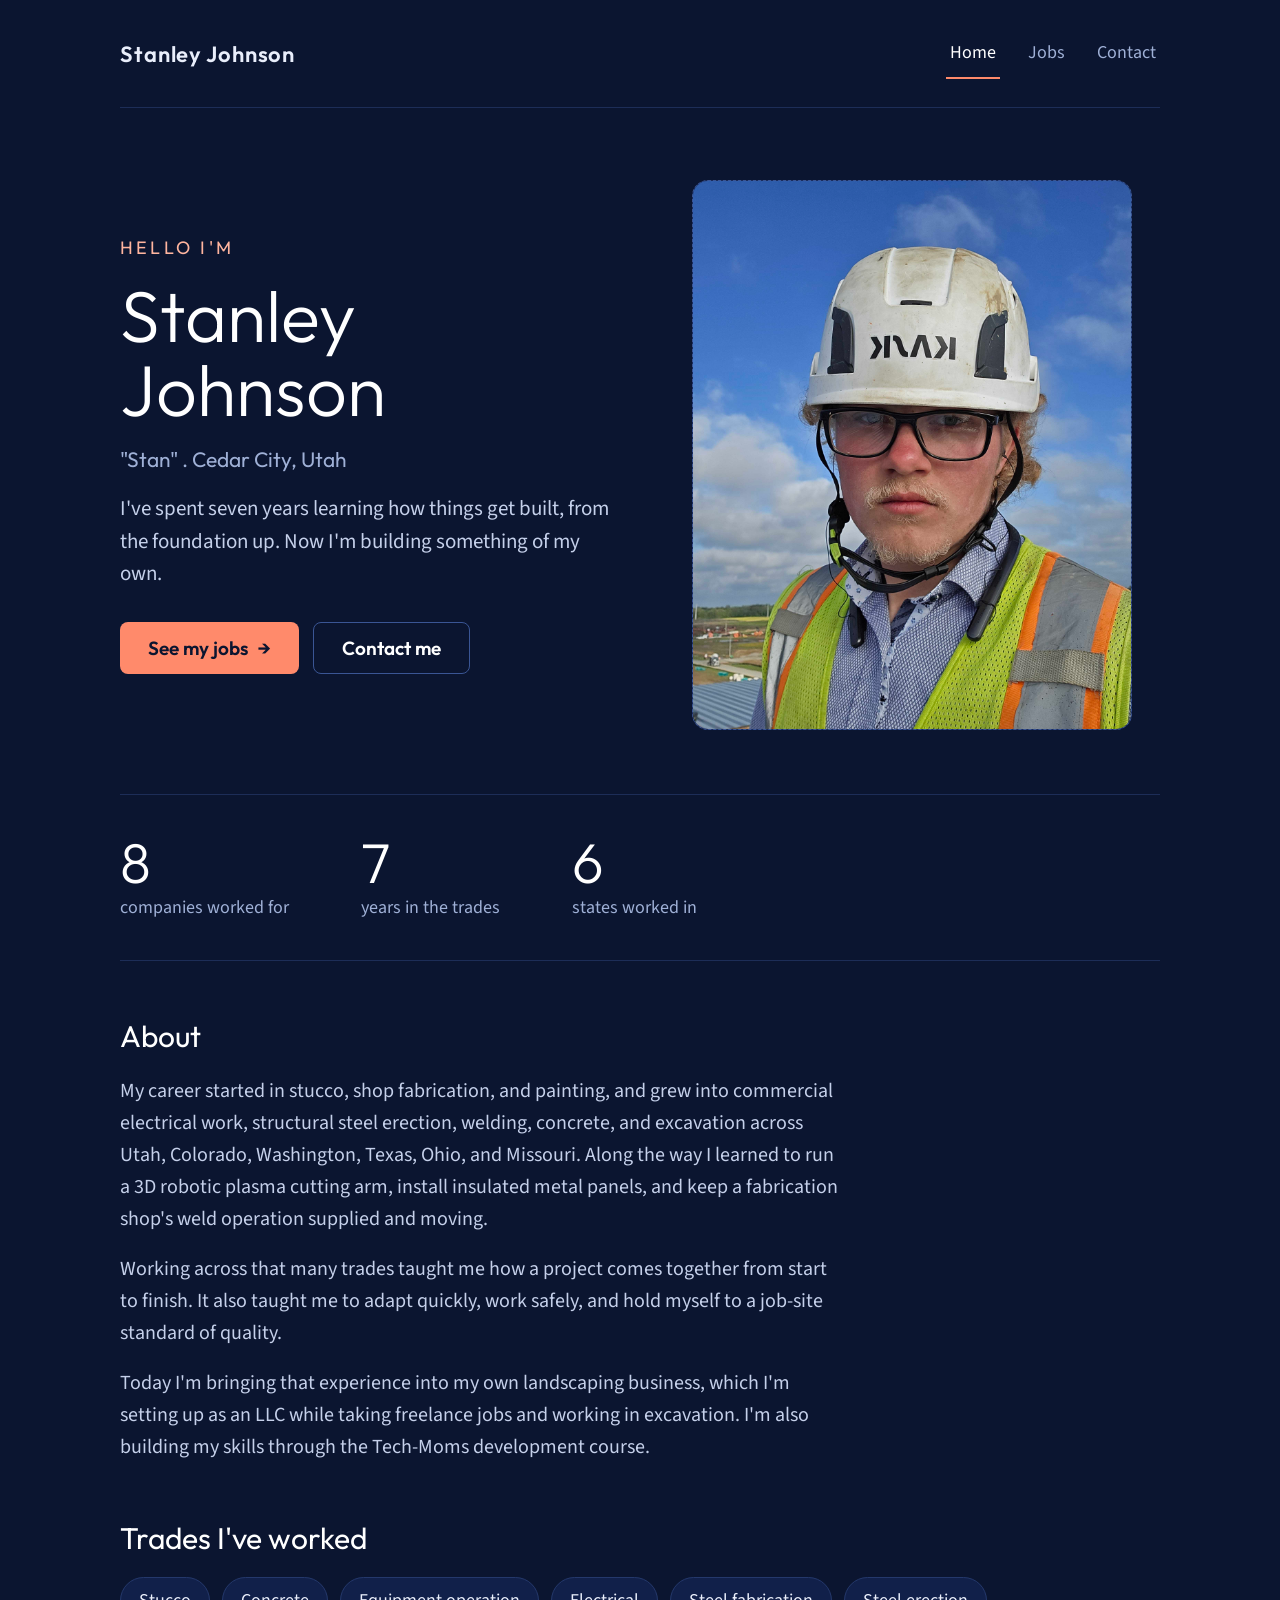
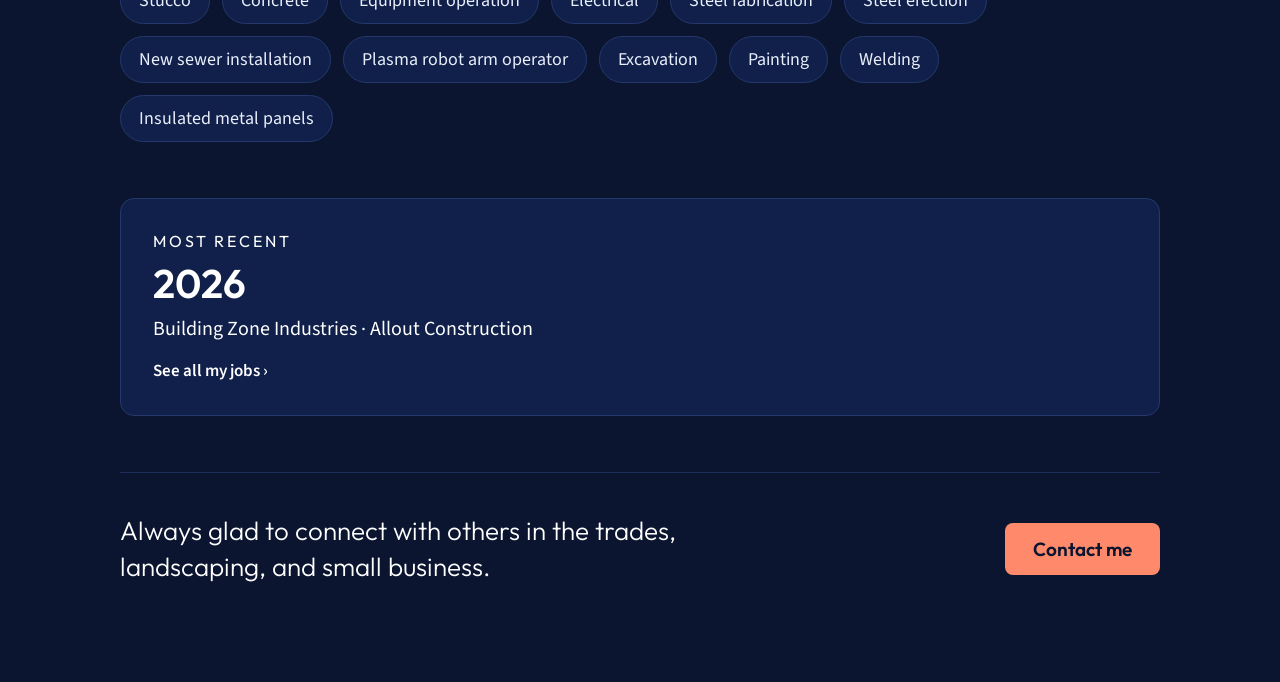
<file: index.html>
<!DOCTYPE html>
<html lang="en">
<head>
    <meta charset="UTF-8">
    <meta name="viewport" content="width=device-width, initial-scale=1.0">
    <title>Stanley Johnson</title>
    <link rel="Preconnect" href="https://fonts.googleapis.com">
    <link rel="preconnect" href="https://fonts.gstatic.com" crossorigin>
     <link href="https://fonts.googleapis.com/css2?family=Outfit:wght@300;400;600&family=Source+Sans+3:wght@400;600&display=swap" rel="stylesheet">
     <link rel="stylesheet" href="styles.css">
</head>
<body>
    <div class="page">

         <header class="site-header">
      <span class="site-name">Stanley Johnson</span>
      <nav class="site-nav" aria-label="Main">
        <a href="index.html" aria-current="page">Home</a>
        <a href="web-jobs.html">Jobs</a>
        <a href="web-contact.html">Contact</a>
      </nav>
    </header>
   
<main>

    <!--hero-->
    <section class="hero">
        <div class="hero-text">
            <p class="eyebrow">HELLO I'M</p>
            <h1>Stanley Johnson</h1>
            <p class="tagline">"Stan" . Cedar City, Utah </p>
            <p class="intro">I've spent seven years learning how things get built, from the foundation up. Now I'm building something of my own.</p>
            <div class="button-row">
            <a class="btn btn-main" href="web-jobs.html">See my jobs <span aria-hidden="true">→</span></a>
            <a class="btn btn-alt" href="web-contact.html">Contact me</a>
            </div>
            </div>
          
          <div class="hero-photo">
          <img src="Stan photo.jpg" alt="Stanley Johnson">
        </div>
          </section>

         <section class="stats" aria-label="At a glance">
        <div class="stat">
          <span class="stat-number">8</span>
          <span class="stat-label">companies worked for</span>
        </div>
        <div class="stat">
          <span class="stat-number">7</span>
          <span class="stat-label">years in the trades</span>
        </div>
        <div class="stat">
          <span class="stat-number">6</span>
          <span class="stat-label">states worked in</span>
        </div>
      </section>
       <section class="block">
        <h2>About</h2>
        <div class="about-text">
          <p>My career started in stucco, shop fabrication, and painting, and grew into commercial electrical work, structural steel erection, welding, concrete, and excavation across Utah, Colorado, Washington, Texas, Ohio, and Missouri. Along the way I learned to run a 3D robotic plasma cutting arm, install insulated metal panels, and keep a fabrication shop's weld operation supplied and moving.</p>
          <p>Working across that many trades taught me how a project comes together from start to finish. It also taught me to adapt quickly, work safely, and hold myself to a job-site standard of quality.</p>
          <p>Today I'm bringing that experience into my own landscaping business, which I'm setting up as an LLC while taking freelance jobs and working in excavation. I'm also building my skills through the Tech-Moms development course.</p>
        </div>
      </section>

      <!-- Trades -->
      <section class="block">
        <h2>Trades I've worked</h2>
        <ul class="tags">
          <li>Stucco</li>
          <li>Concrete</li>
          <li>Equipment operation</li>
          <li>Electrical</li>
          <li>Steel fabrication</li>
          <li>Steel erection</li>
          <li>New sewer installation</li>
          <li>Plasma robot arm operator</li>
          <li>Excavation</li>
          <li>Painting</li>
          <li>Welding</li>
          <li>Insulated metal panels</li>
        </ul>
      </section>

      <!-- Most recent job -->
      <section class="block">
        <a class="recent" href="web-jobs.html">
          <span class="recent-label">MOST RECENT</span>
          <span class="recent-year">2026</span>
          <span class="recent-names">Building Zone Industries · Allout Construction</span>
          <span class="recent-link">See all my jobs <span aria-hidden="true">›</span></span>
        </a>
      </section>

      <!-- Closing line -->
      <section class="closing">
        <p>Always glad to connect with others in the trades, landscaping, and small business.</p>
        <a class="btn btn-main" href="web-contact.html">Contact me</a>
      </section>

    </main>
  </div>
</body>
</html>
</file>
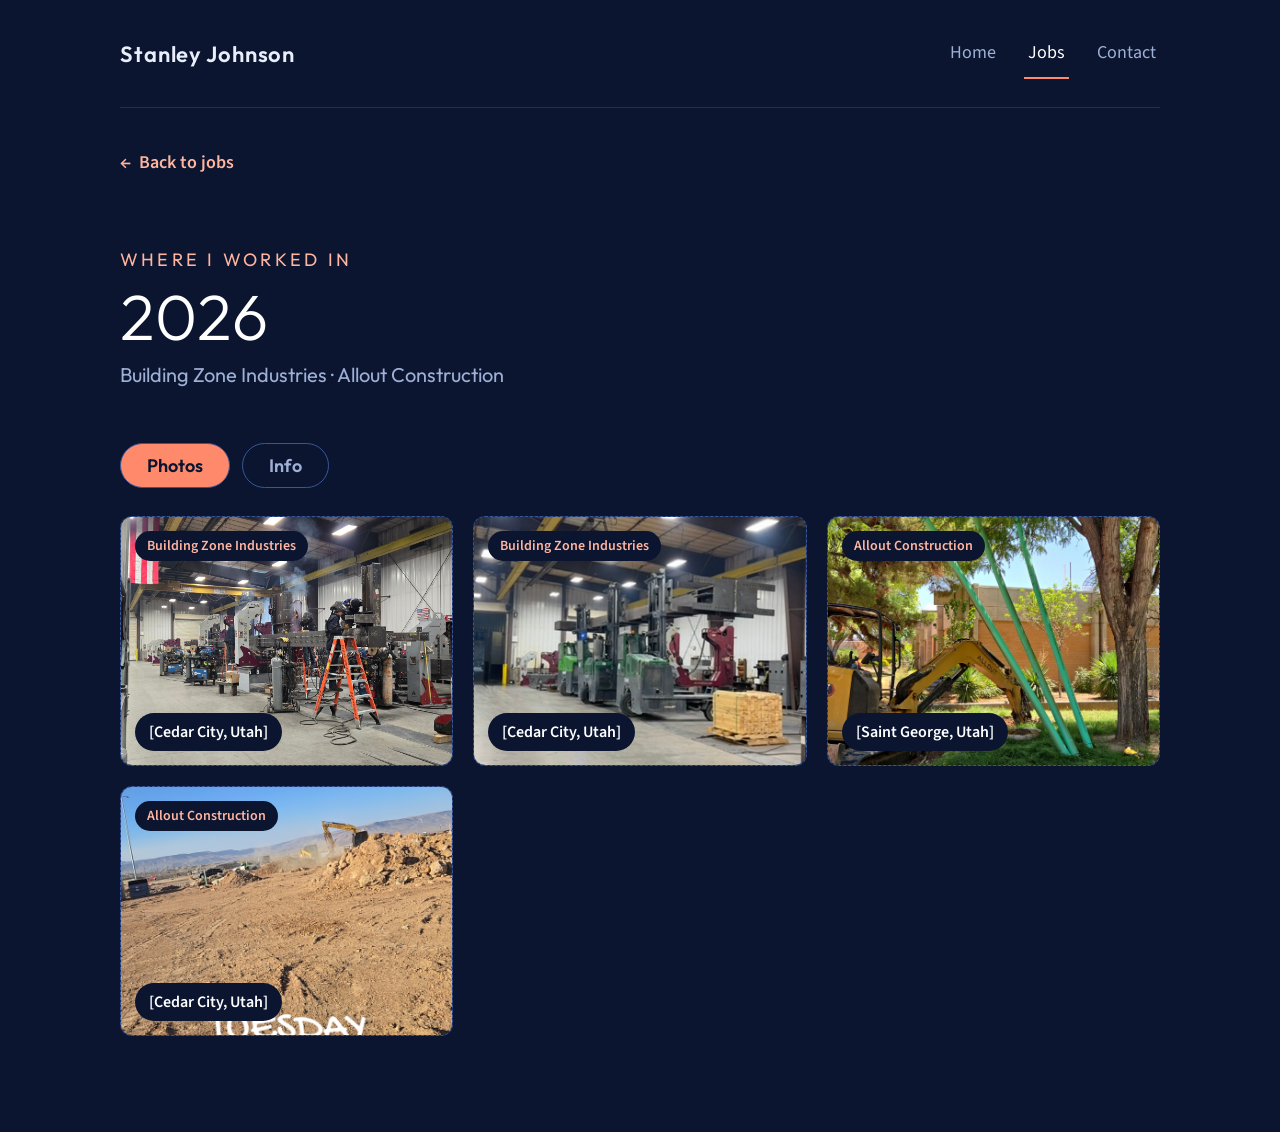
<file: web-2026.html>
<!doctype html>
<html lang="en">
<head>
  <meta charset="utf-8">
  <meta name="viewport" content="width=device-width, initial-scale=1">
  <title>2026 | Stanley Johnson</title>
  <link rel="preconnect" href="https://fonts.googleapis.com">
  <link rel="preconnect" href="https://fonts.gstatic.com" crossorigin>
  <link href="https://fonts.googleapis.com/css2?family=Outfit:wght@300;400;600&family=Source+Sans+3:wght@400;600&display=swap" rel="stylesheet">
  <link rel="stylesheet" href="styles.css">
</head>
<body>
  <div class="page">

    <header class="site-header">
      <span class="site-name">Stanley Johnson</span>
      <nav class="site-nav" aria-label="Main">
        <a href="index.html">Home</a>
        <a href="web-jobs.html" aria-current="page">Jobs</a>
        <a href="web-contact.html">Contact</a>
      </nav>
    </header>

    <main>

      <a class="back" href="web-jobs.html"><span aria-hidden="true">←</span> Back to jobs</a>

      <section class="page-title">
        <p class="eyebrow">WHERE I WORKED IN</p>
        <h1>2026</h1>
        <p class="tagline">Building Zone Industries · Allout Construction</p>
      </section>

      <div class="tabs" role="tablist" aria-label="Year details">
        <button type="button" class="tab" role="tab" id="tab-photos" aria-controls="panel-photos" aria-selected="true" data-tab="photos">Photos</button>
        <button type="button" class="tab" role="tab" id="tab-info" aria-controls="panel-info" aria-selected="false" data-tab="info">Info</button>
      </div>

      <!-- PHOTOS TAB -->
      <div id="panel-photos" role="tabpanel" aria-labelledby="tab-photos">

        <!-- Replace each src with your photo -->
        <div class="photo-grid">

          <figure class="photo" data-company="buildingzone">
            <img src="imagesbuildingzone-2026-1.jpg.jpg" alt="Building Zone Industries job site">
            <span class="photo-company">Building Zone Industries</span>
            <figcaption>[Cedar City, Utah]</figcaption>
          </figure>

          <figure class="photo" data-company="buildingzone">
            <img src="imagesbuildingzone-2026-2.jpg.jpg" alt="Building Zone Industries job site">
            <span class="photo-company">Building Zone Industries</span>
            <figcaption>[Cedar City, Utah]</figcaption>
          </figure>

         <figure class="photo" data-company="alloutconstruction">
            <img src="Allout-1.jpg" alt="Allout Construction job site">
            <span class="photo-company">Allout Construction</span>
            <figcaption>[Saint George, Utah]</figcaption>
          </figure>

          <figure class="photo" data-company="alloutconstruction">
            <img src="Allout-2.jpg" alt="Allout Construction job site">
            <span class="photo-company">Allout Construction</span>
            <figcaption>[Cedar City, Utah]</figcaption>
          </figure>
</file>
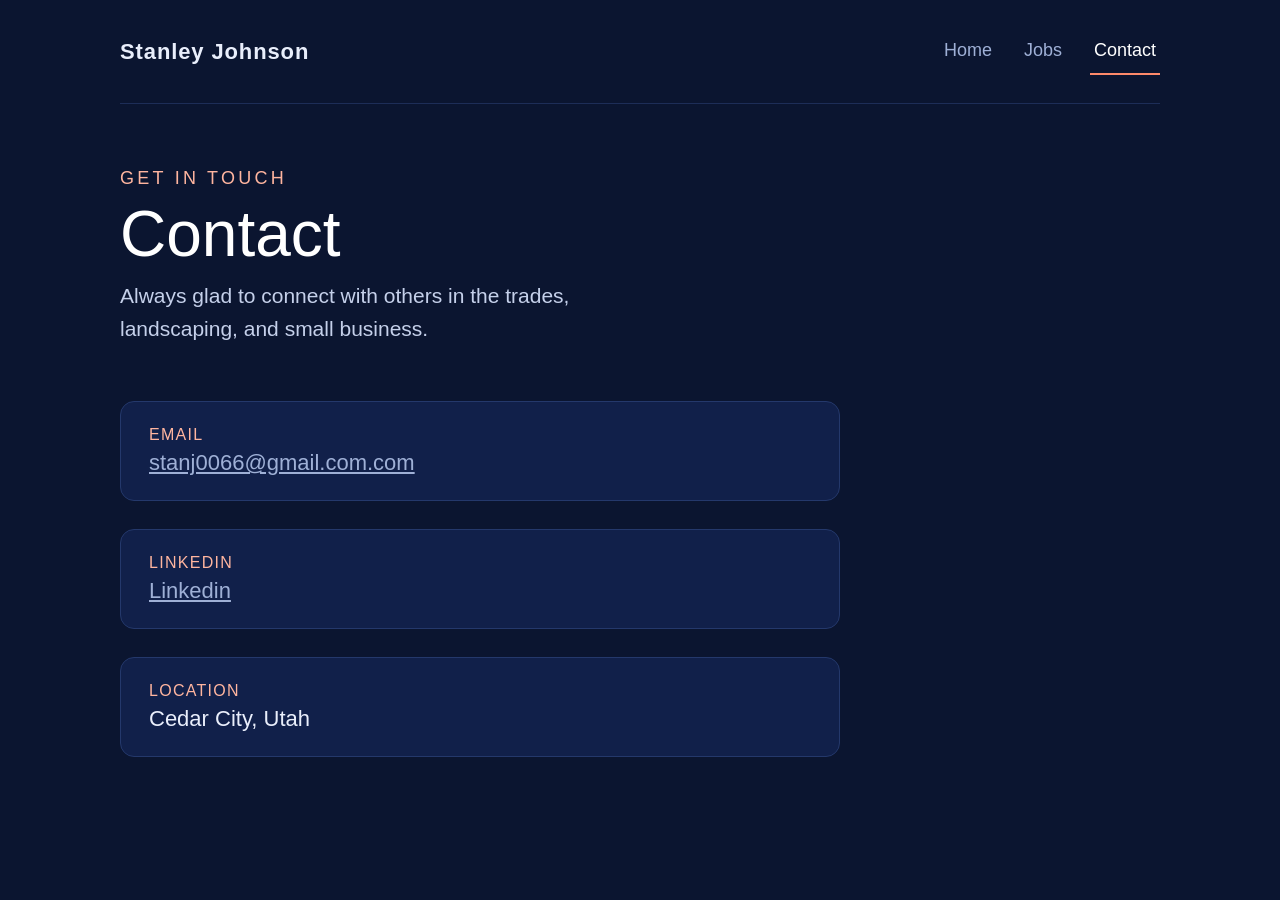
<file: web-contact.html>
<!DOCTYPE html>
<html lang="en">

<head>
  <meta charset="UTF-8">
  <meta name="viewport" content="width=device-width, initial-scale=1.0">
  <title>Contact | Stanley Johnson</title>
  <link rel="stylesheet" href="styles.css">
</head>

<body>
  <div class="page">

    <header class="site-header">
      <span class="site-name">Stanley Johnson</span>
      <nav class="site-nav" aria-label="Main">
        <a href="index.html">Home</a>
        <a href="web-jobs.html">Jobs</a>
        <a href="web-contact.html" aria-current="page">Contact</a>
      </nav>
    </header>
    <main>
      <section class="page-title">
        <p class="eyebrow">GET IN TOUCH</p>
        <h1>Contact</h1>
        <p class="intro">Always glad to connect with others in the trades, landscaping, and small business.</p>
      </section>

      <ul class="contact-list">
        <li>
          <span class="contact-label">EMAIL</span>
          <a href="mailto:stanj0066@gmail.com">stanj0066@gmail.com.com</a>
        </li>
        <li>
          <span class="contact-label">LINKEDIN</span>
          <a href="http://www.linkedin.com/in/stanjohnson06">Linkedin</a>
        </li>
        <li>
          <span class="contact-label">LOCATION</span>
          <span>Cedar City, Utah</span>
        </li>
      </ul>
    </main>
  </div>
</body>

</html>

</body>

</html>
</file>
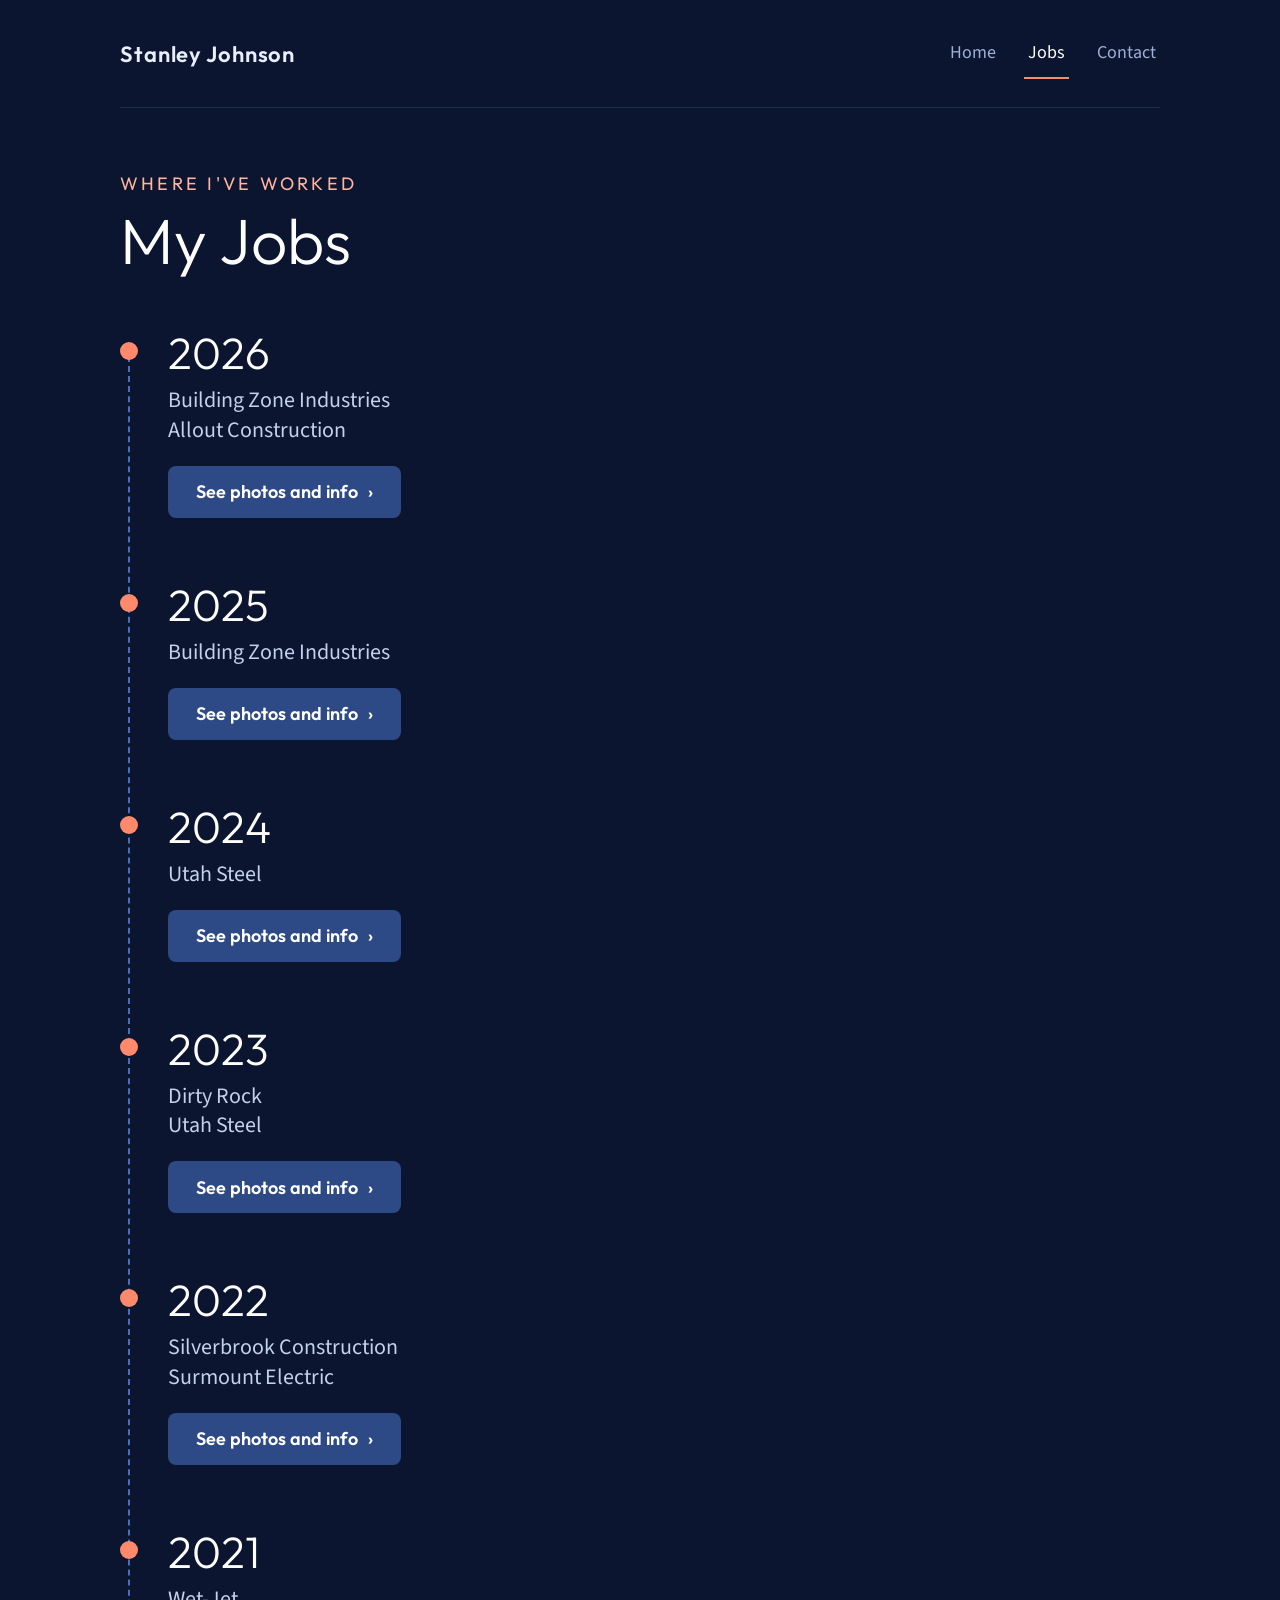
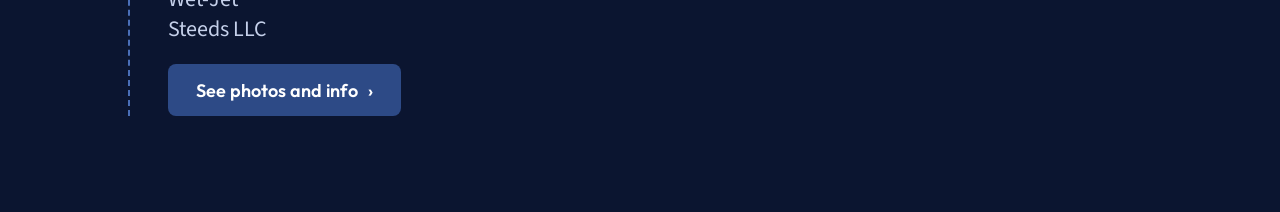
<file: web-jobs.html>
<!doctype html>
<html lang="en">
<head>
  <meta charset="utf-8">
  <meta name="viewport" content="width=device-width, initial-scale=1">
  <title>My Jobs | Stanley Johnson</title>
  <link rel="preconnect" href="https://fonts.googleapis.com">
  <link rel="preconnect" href="https://fonts.gstatic.com" crossorigin>
  <link href="https://fonts.googleapis.com/css2?family=Outfit:wght@300;400;600&family=Source+Sans+3:wght@400;600&display=swap" rel="stylesheet">
  <link rel="stylesheet" href="styles.css">
</head>
<body>
  <div class="page">

    <header class="site-header">
      <span class="site-name">Stanley Johnson</span>
      <nav class="site-nav" aria-label="Main">
        <a href="index.html">Home</a>
        <a href="web-jobs.html" aria-current="page">Jobs</a>
        <a href="web-contact.html">Contact</a>
      </nav>
    </header>

    <main>

      <section class="page-title">
        <p class="eyebrow">WHERE I'VE WORKED</p>
        <h1>My Jobs</h1>
      </section>

      <!-- Timeline: years and company names are plain text, only the buttons are links -->
      <ol class="timeline">

        <li class="timeline-item">
          <h2 class="year">2026</h2>
          <ul class="companies">
            <li>Building Zone Industries</li>
            <li>Allout Construction</li>
          </ul>
          <a class="btn btn-see" href="web-2026.html">See photos and info <span aria-hidden="true">›</span></a>
        </li>

        <li class="timeline-item">
          <h2 class="year">2025</h2>
          <ul class="companies">
            <li>Building Zone Industries</li>
          </ul>
          <a class="btn btn-see" href="web-2025.html">See photos and info <span aria-hidden="true">›</span></a>
        </li>

        <li class="timeline-item">
          <h2 class="year">2024</h2>
          <ul class="companies">
            <li>Utah Steel</li>
          </ul>
          <a class="btn btn-see" href="web-2024.html">See photos and info <span aria-hidden="true">›</span></a>
        </li>

        <li class="timeline-item">
          <h2 class="year">2023</h2>
          <ul class="companies">
            <li>Dirty Rock</li>
            <li>Utah Steel</li>
          </ul>
          <a class="btn btn-see" href="web-2023.html">See photos and info <span aria-hidden="true">›</span></a>
        </li>

        <li class="timeline-item">
          <h2 class="year">2022</h2>
          <ul class="companies">
            <li>Silverbrook Construction</li>
            <li>Surmount Electric</li>
          </ul>
          <a class="btn btn-see" href="web-2022.html">See photos and info <span aria-hidden="true">›</span></a>
        </li>

        <li class="timeline-item">
          <h2 class="year">2021</h2>
          <ul class="companies">
            <li>Wet-Jet</li>
            <li>Steeds LLC</li>
          </ul>
          <a class="btn btn-see" href="web-2021.html">See photos and info <span aria-hidden="true">›</span></a>
        </li>

      </ol>

    </main>
  </div>
</body>
</html>
</file>
<file: styles.css>
/* Styles for every page: Home, Jobs, Contact and the year pages. */

*,
*::before,
*::after { box-sizing: border-box; }

body {
  margin: 0;
  background: #0b1530;
  color: #e9eefb;
  font-family: 'Source Sans 3', sans-serif;
}

a { color: #9fb0d6; }
a:hover { color: #ffffff; }

.page {
  max-width: 1088px;          /* 1040 content + 24px side padding */
  margin: 0 auto;
  padding: 0 24px 96px;
}

/* Header and nav */
.site-header {
  display: flex;
  flex-wrap: wrap;
  align-items: center;
  justify-content: space-between;
  gap: 12px;
  padding: 28px 0;
  border-bottom: 1px solid #1d2d57;
}
.site-name {
  font-family: 'Outfit', sans-serif;
  font-size: 22px;
  font-weight: 600;
  letter-spacing: 0.04em;
}
.site-nav { display: flex; flex-wrap: wrap; gap: 24px; }
.site-nav a {
  color: #9fb0d6;
  text-decoration: none;
  padding: 12px 4px;
  font-size: 18px;
}
.site-nav a:hover { color: #ffffff; }
.site-nav a[aria-current="page"] {
  color: #ffffff;
  border-bottom: 2px solid #ff8a6b;
}

/* Buttons */
.btn {
  display: inline-flex;
  align-items: center;
  gap: 10px;
  min-height: 52px;
  padding: 0 28px;
  border-radius: 8px;
  font-family: 'Outfit', sans-serif;
  font-size: 19px;
  font-weight: 600;
  text-decoration: none;
}
.btn-main { background: #ff8a6b; color: #0b1530; }
.btn-main:hover { background: #ffffff; color: #0b1530; }
.btn-alt { border: 1px solid #3a5594; color: #ffffff; }
.btn-alt:hover { border-color: #ffffff; color: #ffffff; }
.button-row { display: flex; flex-wrap: wrap; gap: 14px; padding-top: 12px; }

/* Hero */
.hero {
  display: grid;
  grid-template-columns: repeat(auto-fit, minmax(320px, 1fr));
  gap: 48px;
  align-items: center;
  padding: 72px 0 64px;
}
.hero-text { display: flex; flex-direction: column; gap: 20px; }
.eyebrow {
  margin: 0;
  font-family: 'Outfit', sans-serif;
  font-size: 18px;
  letter-spacing: 0.18em;
  color: #ffb59f;
}
.hero h1 {
  margin: 0;
  font-family: 'Outfit', sans-serif;
  font-weight: 300;
  font-size: 72px;
  line-height: 1.02;
  color: #ffffff;
}
.tagline {
  margin: 0;
  font-family: 'Outfit', sans-serif;
  font-size: 21px;
  color: #9fb0d6;
}
.intro {
  margin: 0;
  max-width: 520px;
  font-size: 21px;
  line-height: 1.55;
  color: #c5d0ea;
}
.hero-photo {
  width: 100%;
  max-width: 440px;
  justify-self: center;
  aspect-ratio: 4 / 5;
  background: #1a2c5c;
  border: 1px dashed #3a5594;
  border-radius: 16px;
  overflow: hidden;
}
.hero-photo img { width: 100%; height: 100%; object-fit: cover; display: block; }

/* Stats */
.stats {
  display: flex;
  flex-wrap: wrap;
  gap: 24px 72px;
  padding: 40px 0;
  border-top: 1px solid #1d2d57;
  border-bottom: 1px solid #1d2d57;
}
.stat { display: flex; flex-direction: column; gap: 4px; }
.stat-number {
  font-family: 'Outfit', sans-serif;
  font-weight: 300;
  font-size: 56px;
  line-height: 1;
  color: #ffffff;
}
.stat-label { font-size: 18px; color: #9fb0d6; }

/* Content blocks */
.block { padding-top: 56px; }
.block h2 {
  margin: 0 0 20px;
  font-family: 'Outfit', sans-serif;
  font-weight: 400;
  font-size: 30px;
  color: #ffffff;
}
.about-text { max-width: 720px; display: flex; flex-direction: column; gap: 18px; }
.about-text p { margin: 0; font-size: 20px; line-height: 1.6; color: #c5d0ea; }

/* Trade tags */
.tags { display: flex; flex-wrap: wrap; gap: 12px; margin: 0; padding: 0; list-style: none; }
.tags li {
  padding: 10px 18px;
  border-radius: 999px;
  background: #11204a;
  border: 1px solid #24386b;
  font-size: 18px;
}

/* Most recent card */
.recent {
  display: flex;
  flex-direction: column;
  gap: 10px;
  padding: 32px;
  border-radius: 14px;
  background: #11204a;
  border: 1px solid #24386b;
  color: #ffffff;
  text-decoration: none;
}
.recent:hover { background: #ff8a6b; border-color: #ff8a6b; color: #0b1530; }
.recent-label { font-family: 'Outfit', sans-serif; font-size: 16px; letter-spacing: 0.18em; }
.recent-year { font-family: 'Outfit', sans-serif; font-size: 40px; font-weight: 600; line-height: 1.1; }
.recent-names { font-size: 20px; }
.recent-link { font-size: 17px; font-weight: 600; padding-top: 6px; }

/* Closing line */
.closing {
  display: flex;
  flex-wrap: wrap;
  align-items: center;
  justify-content: space-between;
  gap: 24px;
  margin-top: 56px;
  padding-top: 40px;
  border-top: 1px solid #1d2d57;
}
.closing p {
  margin: 0;
  max-width: 560px;
  font-family: 'Outfit', sans-serif;
  font-weight: 300;
  font-size: 26px;
  line-height: 1.4;
  color: #ffffff;
}

/* Jobs page */
.page-title { display: flex; flex-direction: column; gap: 12px; padding: 64px 0 56px; }
.page-title h1 {
  margin: 0;
  font-family: 'Outfit', sans-serif;
  font-weight: 300;
  font-size: 64px;
  line-height: 1.05;
  color: #ffffff;
}

.timeline {
  position: relative;
  display: flex;
  flex-direction: column;
  gap: 64px;
  max-width: 720px;
  margin: 0;
  padding: 0 0 0 48px;
  list-style: none;
}
.timeline::before {            /* the dashed line */
  content: "";
  position: absolute;
  left: 8px;
  top: 16px;
  bottom: 0;
  border-left: 2px dashed #4a6fb8;
}
.timeline-item {
  position: relative;
  display: flex;
  flex-direction: column;
  align-items: flex-start;
  gap: 10px;
}
.timeline-item::before {       /* the dot */
  content: "";
  position: absolute;
  left: -48px;
  top: 12px;
  width: 18px;
  height: 18px;
  border-radius: 50%;
  background: #ff8a6b;
}
.year {
  margin: 0;
  font-family: 'Outfit', sans-serif;
  font-size: 44px;
  font-weight: 300;
  line-height: 1.05;
  color: #ffffff;
}
.companies { margin: 0; padding: 0; list-style: none; font-size: 22px; line-height: 1.35; color: #c5d0ea; }
.btn-see { margin-top: 10px; background: #2d4a86; color: #ffffff; font-size: 18px; }
.btn-see:hover { background: #ff8a6b; color: #0b1530; }

/* Contact page */
.contact-list { display: flex; flex-direction: column; gap: 28px; max-width: 720px; margin: 0; padding: 0; list-style: none; }
.contact-list li {
  display: flex;
  flex-direction: column;
  gap: 6px;
  padding: 24px 28px;
  border-radius: 14px;
  background: #11204a;
  border: 1px solid #24386b;
  font-size: 22px;
}
.contact-label { font-size: 16px; letter-spacing: 0.08em; color: #ffb59f; }

/* Year pages */
[hidden] { display: none !important; }

.back {
  display: inline-flex;
  align-items: center;
  gap: 8px;
  min-height: 44px;
  margin-top: 32px;
  color: #ffb59f;
  font-size: 18px;
  font-weight: 600;
  text-decoration: none;
}
.back:hover { color: #ffffff; }
.page-title .tagline { font-size: 20px; }

.tabs { display: flex; flex-wrap: wrap; gap: 12px; padding-bottom: 28px; }
.tab {
  min-height: 44px;
  padding: 10px 26px;
  border-radius: 999px;
  border: 1px solid #3a5594;
  background: transparent;
  color: #9fb0d6;
  font-family: 'Outfit', sans-serif;
  font-size: 18px;
  font-weight: 600;
  cursor: pointer;
}
.tab[aria-selected="true"] { background: #ff8a6b; color: #0b1530; }

.filters { display: flex; flex-wrap: wrap; gap: 10px; padding-bottom: 24px; }
.chip {
  min-height: 44px;
  padding: 8px 20px;
  border-radius: 999px;
  border: 1px solid #3a5594;
  background: transparent;
  color: #9fb0d6;
  font-family: 'Source Sans 3', sans-serif;
  font-size: 17px;
  font-weight: 600;
  cursor: pointer;
}
.chip[aria-pressed="true"] { background: #ff8a6b; color: #0b1530; }

.photo-grid {
  display: grid;
  grid-template-columns: repeat(auto-fit, minmax(280px, 1fr));
  gap: 20px;
}
.photo {
  position: relative;
  margin: 0;
  aspect-ratio: 4 / 3;
  background: #1a2c5c;
  border: 1px dashed #3a5594;
  border-radius: 12px;
  overflow: hidden;
}
.photo img { width: 100%; height: 100%; object-fit: cover; display: block; }
.photo-company {
  position: absolute;
  left: 14px;
  top: 14px;
  padding: 5px 12px;
  border-radius: 999px;
  background: #0b1530;
  color: #ffb59f;
  font-size: 14px;
  font-weight: 600;
}
.photo figcaption {
  position: absolute;
  left: 14px;
  bottom: 14px;
  padding: 8px 14px;
  border-radius: 999px;
  background: #0b1530;
  color: #ffffff;
  font-size: 16px;
  font-weight: 600;
}

#panel-info { display: flex; flex-direction: column; gap: 20px; max-width: 720px; }
#panel-info[hidden] { display: none; }
.info-card {
  padding: 28px;
  border-radius: 14px;
  background: #11204a;
  border: 1px solid #24386b;
}
.info-card h2 { margin: 0 0 20px; font-family: 'Outfit', sans-serif; font-size: 26px; font-weight: 600; color: #ffffff; }
.info-card dl { display: grid; grid-template-columns: 150px 1fr; gap: 16px 24px; margin: 0; }
.info-card dt { font-size: 16px; letter-spacing: 0.08em; text-transform: uppercase; color: #ffb59f; }
.info-card dd { margin: 0; font-size: 19px; line-height: 1.5; }

/* Keyboard focus */
a:focus-visible,
button:focus-visible { outline: 3px solid #ffb59f; outline-offset: 3px; }

/* Phones and small screens */
@media (max-width: 600px) {
  .hero { padding: 48px 0 40px; gap: 32px; }
  .hero h1 { font-size: 48px; }
  .page-title { padding: 40px 0 36px; }
  .page-title h1 { font-size: 44px; }
  .stat-number { font-size: 44px; }
  .year { font-size: 36px; }
  .companies { font-size: 20px; }
  .closing p { font-size: 22px; }
  .info-card dl { grid-template-columns: 1fr; gap: 4px; }
  .info-card dd { margin-bottom: 14px; }
}
</file>
